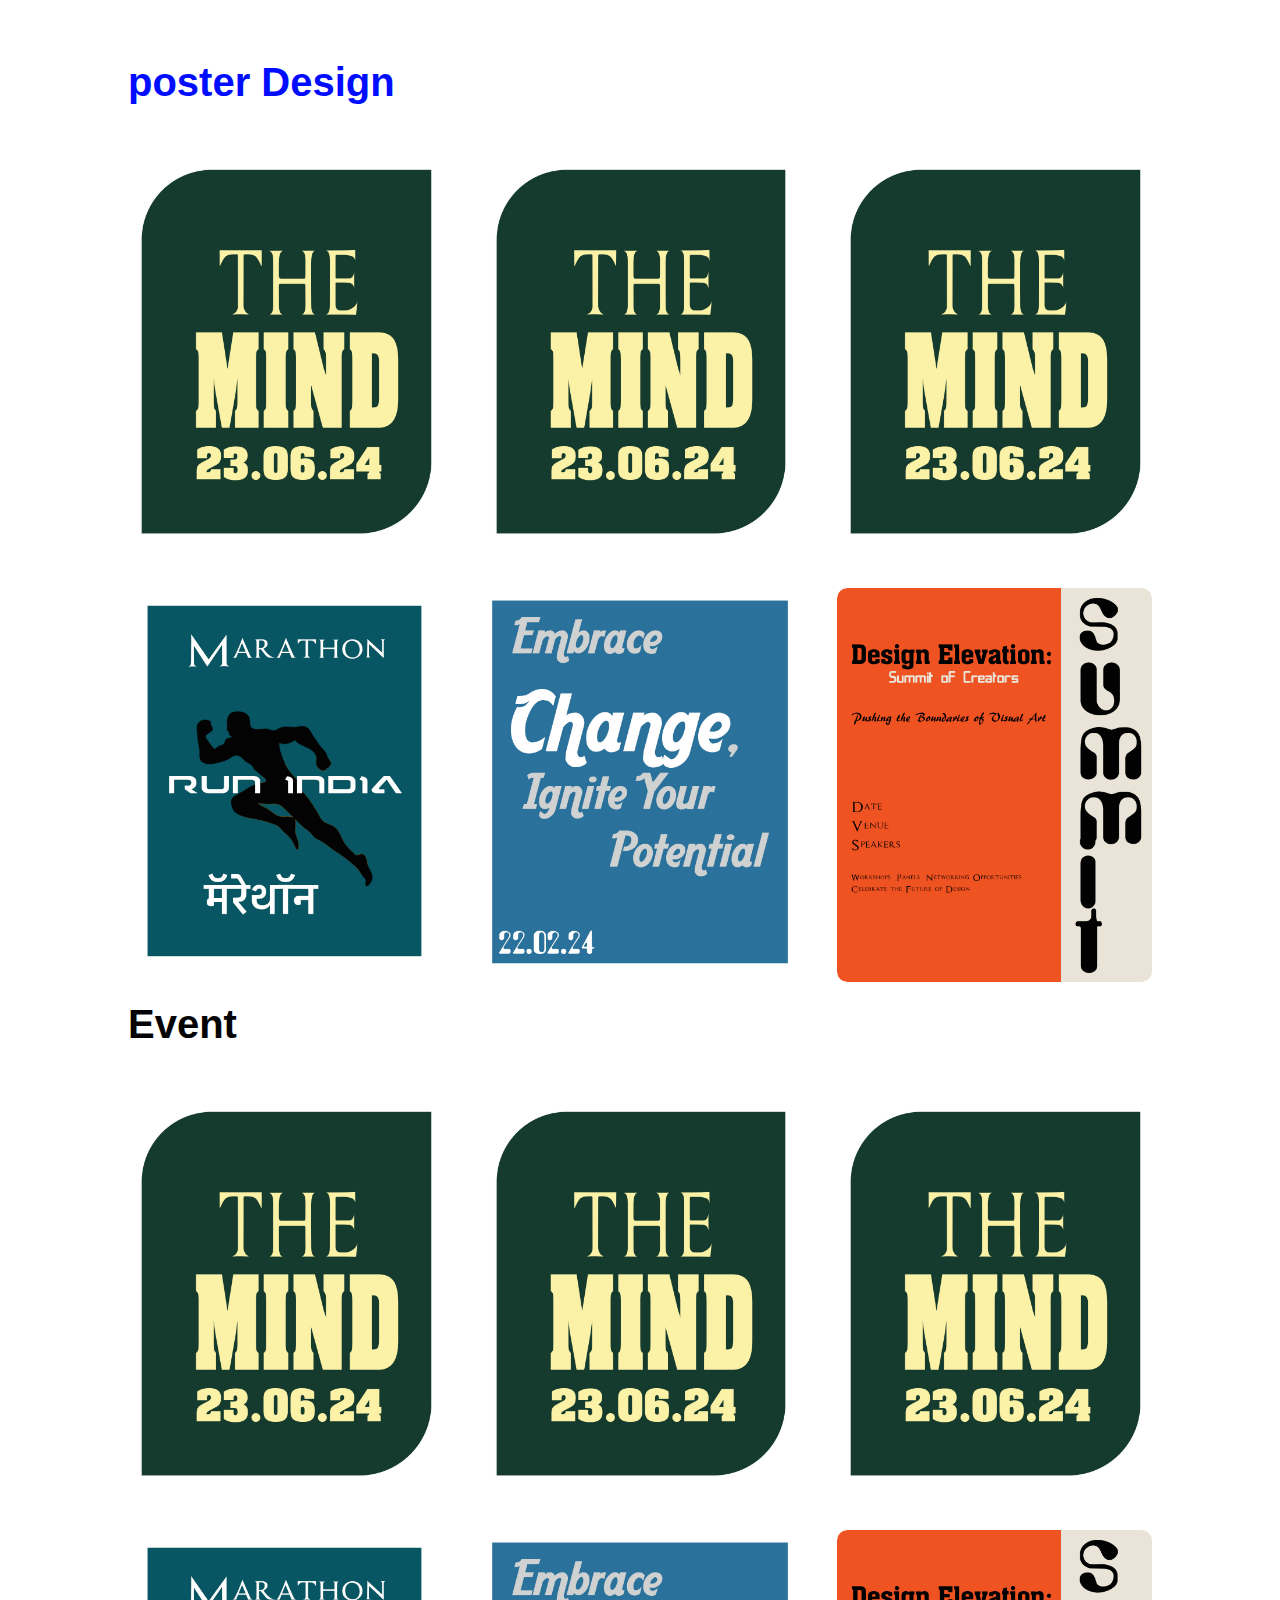
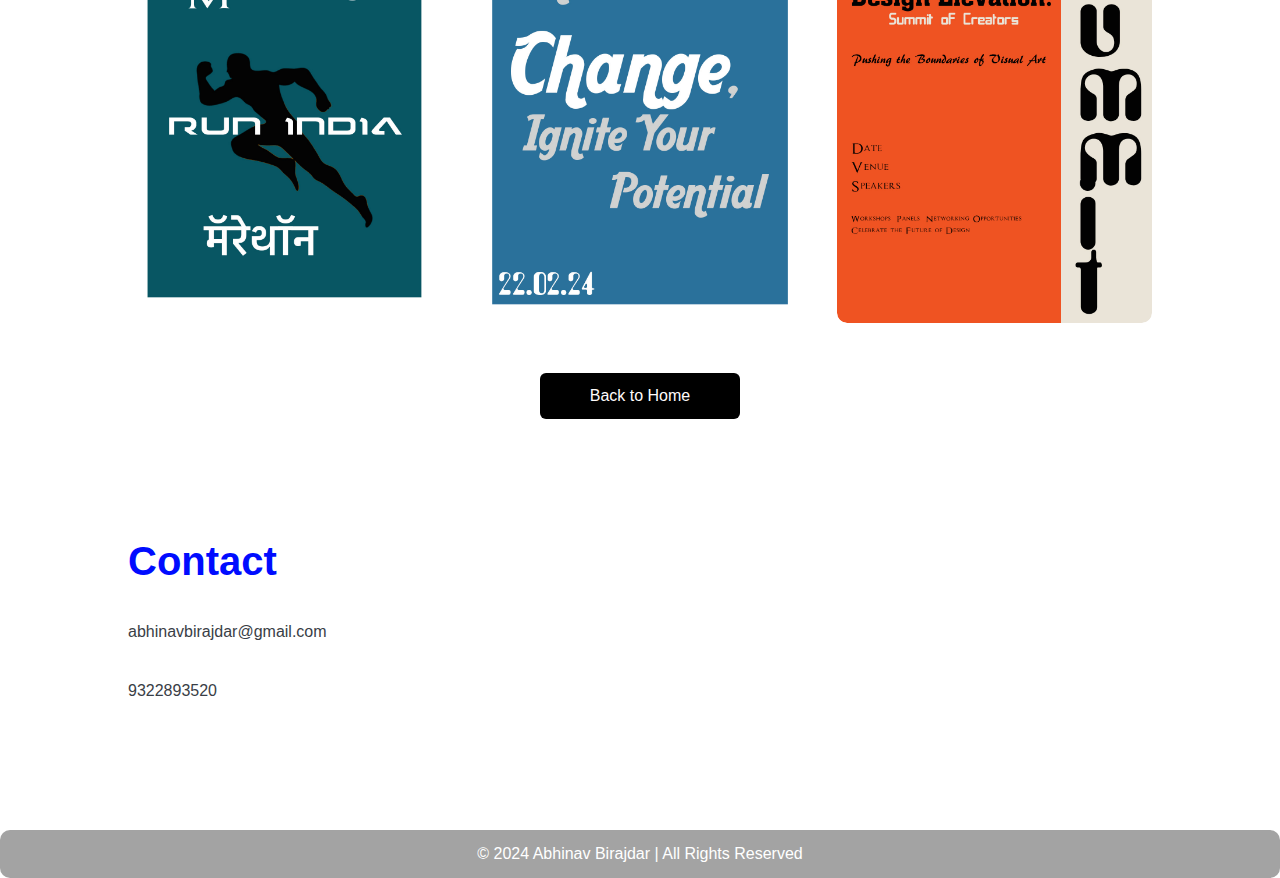
<file: work1.html>
<!DOCTYPE html>

<head>
    <link rel="stylesheet" href="style.css">
</head>
<body>
    <div id="portfolio">
        <div class="container">
            <h1 class="sub-title">poster Design</h1>
            <div class="work-list">
                <div class="work">
                    <img src="image/poster3.jpg" alt="Poster 1">
                </div>
                <div class="work">
                    <img src="image/poster3.jpg" alt="Poster 2">
                </div>
                <div class="work">
                    <img src="image/poster3.jpg" alt="Poster 3">
                </div>
                <div class="work">
                    <img src="image/poster4.jpg" alt="Poster 4">
                </div>
                <div class="work">
                    <img src="image/poster5.jpg" alt="Poster 5">
                </div>
                <div class="work">
                    <img src="image/poster6.jpg" alt="Poster 6">
                </div>
            </div>
            <h1 class="sub-title1">Event </h1>
            <div class="work-list">
                <div class="work">
                    <img src="image/poster3.jpg" alt="Poster 1">
                </div>
                <div class="work">
                    <img src="image/poster3.jpg" alt="Poster 2">
                </div>
                <div class="work">
                    <img src="image/poster3.jpg" alt="Poster 3">
                </div>
                <div class="work">
                    <img src="image/poster4.jpg" alt="Poster 4">
                </div>
                <div class="work">
                    <img src="image/poster5.jpg" alt="Poster 5">
                </div>
                <div class="work">
                    <img src="image/poster6.jpg" alt="Poster 6">
                </div>
            </div>
            <a href="index.html" class="btn">Back to Home</a>
        </div>
    </div>

    <div id="contact">
        <div class="container">
            <h1 class="sub-title">Contact</h1>
            <div class="row">
                <div class="contact-left">
                    <p><i class="fa-regular fa-paper-plane"></i> abhinavbirajdar@gmail.com</p>
                    <p><i class="fa-solid fa-phone"></i> 9322893520</p>
                    <div class="social-icon">
                        <a href="https://www.facebook.com/"><i class="fa-brands fa-facebook"></i></a>
                        <a href="https://x.com/"><i class="fa-brands fa-twitter"></i></a>
                        <a href="https://www.instagram.com/"><i class="fa-brands fa-instagram"></i></a>
                    </div>
                </div>
            </div>
        </div>
    </div>

    <div class="copyright">
        <p>© 2024 Abhinav Birajdar | All Rights Reserved</p>
    </div>
</body>
</html>
</file>
<file: style.css>
* {
    margin: 0;
    padding: 0;
    font-family: 'Poppins', sans-serif;
    box-sizing: border-box;
}
html{
    scroll-behavior: smooth;
}

body {
    background: #ffffff00;
    color: #393E46;
}
 #video{
    position: absolute;
    top: 0;
    left: 0;
    width: 100%;
    height: 100%;
    object-fit: cover;
    z-index: -1;
    opacity: 0.5; 
} 

#header {
    width: 100%;
    height: 100vh;
     
}

.container {
    padding: 10px 10%;
}

nav {
    display: flex;
    justify-content: flex-end; /* Aligns the menu to the right */
    padding: 20px 0;
    transition: 0.4s;
}

#sidemenu {
    list-style: none;
    display: flex;
    gap: 20px;
    margin: 0;
    padding: 0;
}

nav ul li {
    display: inline-block;
    list-style: none;
    margin: 10px 20px;
}

nav ul li a {
    color: #393E46;
    text-decoration: none;
    font-size: 18px;
    position: relative;
}

nav ul li a::after {
    content: '';
    width: 0;
    height: 3px;
    background:#000cff;
    position: absolute;
    left: 0;
    bottom: -6px;
    transition: 0.4s;
}

nav ul li a:hover::after {
    width: 100%;
}

nav ul li a {
    color: #ffffff;
    text-decoration: none;
    font-size: 18px;
}

/* %%%%%%%%%%%%%%%%%%%%%%%%%%%%%%%%%%%%%% */

.header-text {
    margin-top: 25%;
    font-size: 20px;

    
}

.header-text h1 {
    font-size: 60px;
    margin-top: 10px;
    color: white;
}
.header-text h2 {
    font-size: 20px;
    margin-top: 10px;
    margin-right: 50%;
    color: white;
}
.header-text p{
    font-size: 17px;
    color: white;
   
    
}
.header-text h1 span {
    color:#000cff;
}
/* %%%%%%%%%%%%%%%%%%%%%%%%%%%%%%%%%%%%%%%%%%%%about%%%%%%%%%%%%%%%%%%%%%%%%%%%%% */
#about {
    padding: 80px 0;
    display: flex;
    color: #080808;
    justify-content: space-around;
}

.row {
    display: flex;
    align-items: center;
}

.about-col-1 {
    flex-basis: 40%;
    padding: 10px;
}

.about-col-1 img{
    width: 100%;
    border-radius: 15px;
}

.about-col-2 {
    flex-basis: 55%;
}
.about-col-2 h1{
    color: #000cff;
    
}

.main-title {
    font-size: 50px;
    font-weight: 600;
    color: rgb(4, 4, 4);
}

/* .subsamall-title {
    font-size: 30px;
    color: rgb(255, 251, 0);
} */

.tab-title {
    display: flex;
    margin-top: 30px;
}

.tab-links {
    margin-right: 50px;
    font-size: 18px;
    font-weight: 500;
    cursor: pointer;
    position: relative;
    transition: color 0.4s;
}

.tab-links:hover {
    color: #000cff;
}

.tab-links::after {
    content: '';
    width: 0;
    height: 3px;
    background: #000cff;
    position: absolute;
    left: 0;
    bottom: -8px;
    transition: width 0.4s;
}

.tab-links.active-link::after, .tab-links:hover::after {
    width: 50%;
}

.tab-contents {
    display: none;
    margin-top: 20px;
}

.tab-contents.active-tab {
    display: block;
}

.tab-contents ul li {
    list-style: none;
    margin: 10px 0;
}

.tab-contents ul li span {
    color: #6d60f8;
    font-size: 14px;
}
/* %%%%%%%%%%%%%%%%%%%%%%%%%%%%%%%%%%%%%%%%%%%%%%%%%%%%%%%%%%%%%%%%%%%%%%%%%%%%%%%%%%%%%%% */
#Service {
    padding: 30px 0;
}

.Services-list {
    display: flex;
    justify-content: space-around;
    flex-wrap: wrap;
    gap: 20px;
    margin-top: 50px;
}

.Services-list div {
    background-color: #a3a3a3;
    padding: 20px;
    width: 30%;
    border-radius: 10px;
    color: #000000;
    text-align: center;
    transition: transform 0.3s ease, background-color 0.3s ease;
}

.Services-list div:hover {
    transform: scale(1.05);
    background-color: #000cff;
    color: white;
}

.Services-list div i {
    font-size: 50px;
    margin-bottom: 15px;
    color: #121212;
    transition: color 0.3s ease;
}

.Services-list div:hover i {
    color: #ffffff;
}

.Services-list h2 {
    font-size: 24px;
    font-weight: 500;
    margin-bottom: 10px;
}

.Services-list p {
    font-size: 14px;
    font-weight: 300;
    margin: 10px 0;
}

.Services-list a {
    display: inline-block;
    margin-top: 10px;
    color: #a29bfe;
    text-decoration: none;
    font-size: 14px;
}

.Services-list a:hover {
    text-decoration: underline;
}


#portfolio {  
    padding: 50px 0;
}
.sub-title{
    font-size: 40px;
    color:#000cff ;
}
.sub-title1{
    font-size: 40px;
    color:#040404 ;
    margin-top: 20px;
}
.subsamall-title{
font-size: 20px;
margin-top: 10px;
color: #000000;

}
.subsamall1-title{
    font-size: 20px;
    margin-top: 10px;
    color: #5244df;
        }
    

.work-list {
    display: grid;
    border: #a3a3a3;
    grid-template-columns: repeat(auto-fit, minmax(250px, 1fr));
    gap: 40px; 
    margin-top: 50px;
}

.work {
    border-radius: 10px;
    position: relative;
    overflow: hidden;
    transition: transform 0.5s; 
}

.work:hover {
    transform: scale(1.05); 
}

.work img {
    width: 100%;
    height: auto;
    border-radius: 10px;
    display: block;
    transition: all 0.5s;
}
.work:hover img {
    transform: scale(1.1);
}

.work:hover .layer {
    height: 100%;
}

.layer {
    width: 100%;
    height: 0;
    background: linear-gradient(rgba(246, 244, 244, 0.6), #eb4b2f);
    border-radius: 10px;
    position: absolute;
    left: 0;
    bottom: 0;
    overflow: hidden;
    display: flex;
    color: rgb(255, 255, 255);
    align-items: center;
    justify-content: center;
    flex-direction: column;
    padding: 0 40px;
    font-size: 14px;
    transition: height 0.5s;
}

.layer {
    font-weight: 50;
    margin-bottom: 20px;
}

.layer a {
    margin-top: 20px;
    color: #eb4b2f;
    text-decoration: none;
    font-size: 18px;
    line-height: 60px;
    background: #fcf9f9;
    width: 60px;
    height: 60px;
    border-radius: 50%;
    text-align: center;
}


.btn{
    display: block;
    margin: 50px auto;
    width: fit-content;
    border: #000000;
    padding: 14px 50px;
    border-radius:6px;
    background-color:  #000000;
    text-decoration: none;
    color: #fffbfb;
/
}

.btn:hover{
    background-color: #000cff;
} 
/* ---------contact */
.contact-left{
    flex-basis: 35%;
}
.contact-right{
    flex-basis: 60%;
}
.contact-left p{
    margin-top: 30px;
}
.contact-left p i{
    color: #000cff;

    margin: right 15px ;
    font-size: 25px;
}
.social-icon{
    margin-top: 30px;   
}
.social-icon a{
    text-decoration: none;
    font-size: 30px;
    margin-right:15px ;
    color:  #000000;
    display: inline-block;
}
.social-icon a:hover{
    color: #000cff;
    transform: (-5px);
}
.btn.btn2{
    display: #000000;

}
.contact-left{
    width: 100%;
}
form input,form textarea{
    width: 100%;
    border: 0;
    outline: none;
    background: #a3a3a3;
    padding: 15px;
    margin: 15px 0;
    color: #000000;
    font-size: 18px;
    border-radius:10px;
}
form btn2{
    padding: 14px 60px;
    font-size: 18px;
    margin-top: 20px;
    cursor: pointer;
}

.copyright{
    width: 100%;
    text-align: center;
    color: white;
    padding: 15px 0;
    background:#a3a3a3;
    border-radius:10px;
    font-weight:300 ;
    margin-top: 70px;

}
button.submit-btn {
    background-color:  #000000; 
    color: white; 
    padding: 10px 20px;
    border: none; 
    border-radius: 5px; 
    cursor: pointer; 
    font-size: 16px;
    transition: background-color 0.3s ease; 
}

button.submit-btn:hover {
    background-color: #5244df; 
}

.copyright i{
   color: #ff004f;
}
/* --------------------css for small screen */
nav .fa-solid{
    display: none;
}
@media only screen and (max-width: 600px) {
    #header{
        
        /* background-image: url(image/Artboard\ 13.jpg); */
    }
   
.header-text{
    margin-top: 100%;
    font-size: 16px;
}
.header-text h1{
    font-size: 30px;
}
 #sidemenu {
        flex-direction: column;
        gap: 10px;
    }
 /* body {
        font-size: 14px;
        padding: 0;
    } */

    /* nav {
        flex-direction: column;
        align-items: flex-start;
        padding: 10px;
    } */
    nav .fa-solid{
        display:block ;
        font-size: 25px;
        
    }
    
    nav ul {
        background-color:#8f8e8e ;
        position: fixed;
        top:0 ;
        right: -200px;
        width: 200px;
        height:60vh ;
        border-end-start-radius: 10px;
        padding-top: 50px;
        z-index: 2;
        transition: right 0.5s;
    }

   
    nav ul li {
      display: block;
      margin-right: 25px;
    }

    nav ul .fa-solid{
        position: absolute;
        top:5px;
        right: 10px;
        cursor: pointer;
    }

    .header-text {
        margin-top: 20%;
        text-align: center;
    }

    .header-text h1 {
        font-size: 36px;
    }

    .header-text h2 {
        font-size: 16px;
    }

    #about {
        flex-direction: column;
        align-items: center;
        text-align: center;
        padding: 40px 10px;
    }

    .about-col-1, .about-col-2 {
        flex-basis: 100%;
        padding: 10px;
    }

    .Services-list {
        flex-direction: column;
        width: 100%;
        gap: 20px;
    }

    .Services-list div {
        width: 90%;
        margin: 0 auto;
    }

    .work-list {
        grid-template-columns: 1fr;
    }

    form input, form textarea {
        font-size: 16px;
        padding: 10px;
    }

    .social-icon a {
        font-size: 24px;
        margin-right: 10px;
    }

    .copyright {
        font-size: 12px;
        padding: 10px 0;
    }
    .contact-left,.contact-right{
        flex-basis: 100%;
    }
    
}
</file>
